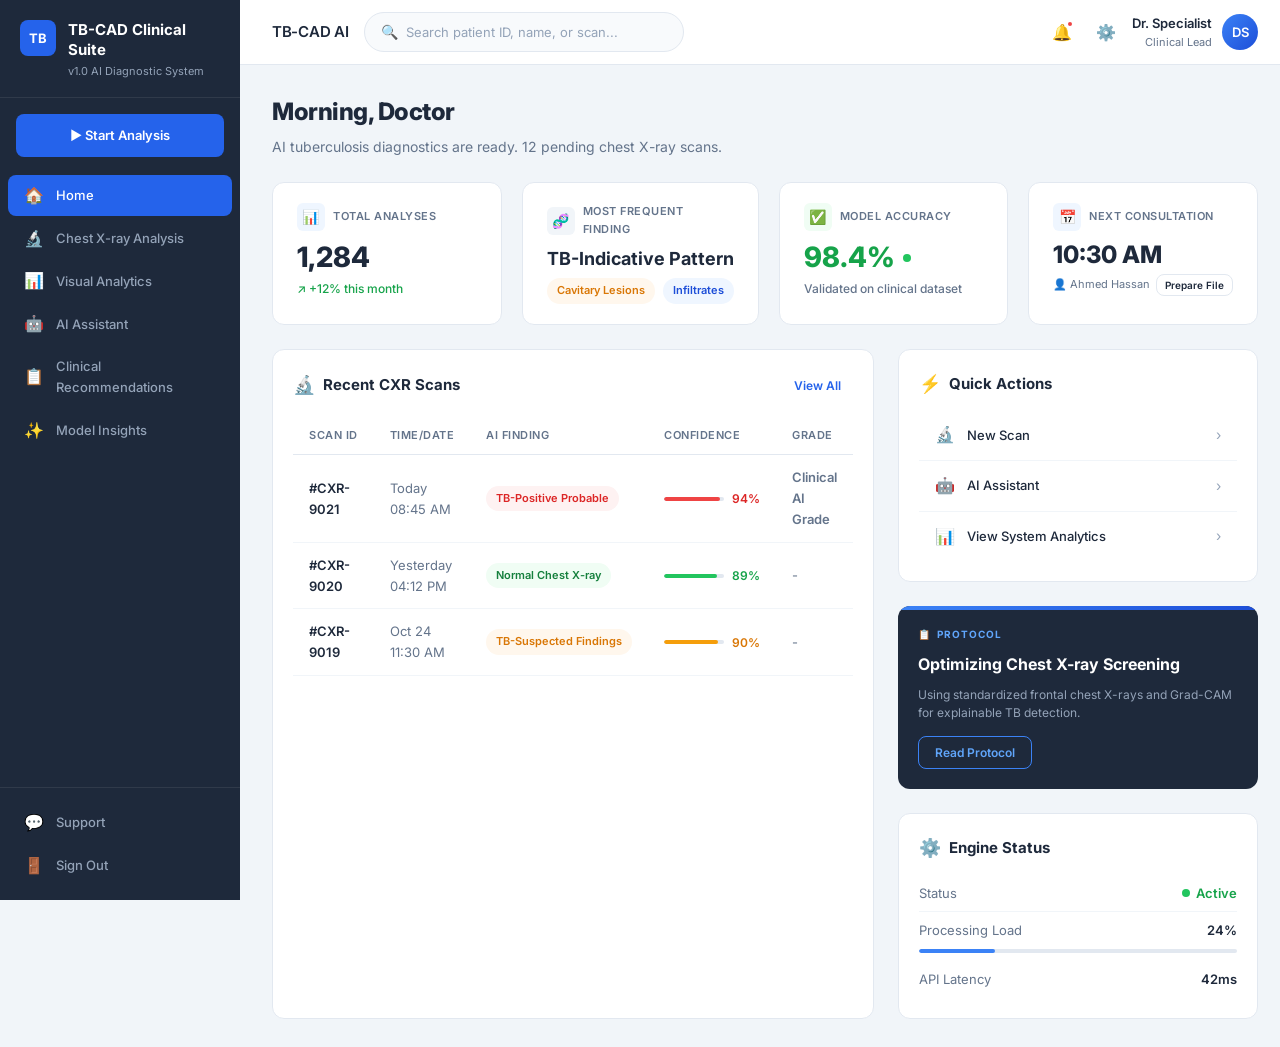
<file: Codes/index.html>
<!DOCTYPE html>
<html lang="en">
<head>
  <meta charset="UTF-8">
  <meta name="viewport" content="width=device-width, initial-scale=1.0">
  <title>TB-CAD Clinical Suite - Home Dashboard</title>
  <link rel="stylesheet" href="styles.css">
</head>
<body>
  <div class="app-layout">
    <!-- Sidebar -->
    <aside class="sidebar">
      <div class="sidebar-brand">
        <div class="sidebar-brand-icon">TB</div>
        <div class="sidebar-brand-text">
          <h1>TB-CAD Clinical Suite</h1>
          <span>v1.0 AI Diagnostic System</span>
        </div>
      </div>
      <div class="sidebar-cta">
        <a href="chest-xray.html" class="btn-start-analysis">▶ Start Analysis</a>
      </div>
      <nav class="sidebar-nav">
        <a href="index.html" class="nav-item active"><span class="nav-icon">🏠</span> Home</a>
        <a href="chest-xray.html" class="nav-item"><span class="nav-icon">🔬</span> Chest X-ray Analysis</a>
        <a href="visual-analytics.html" class="nav-item"><span class="nav-icon">📊</span> Visual Analytics</a>
        <a href="ai-assistant.html" class="nav-item"><span class="nav-icon">🤖</span> AI Assistant</a>
        <a href="clinical-recommendations.html" class="nav-item"><span class="nav-icon">📋</span> Clinical Recommendations</a>
        <a href="model-insights.html" class="nav-item"><span class="nav-icon">✨</span> Model Insights</a>
      </nav>
      <div class="sidebar-bottom">
        <a href="#" class="nav-item"><span class="nav-icon">💬</span> Support</a>
        <a href="#" class="nav-item"><span class="nav-icon">🚪</span> Sign Out</a>
      </div>
    </aside>

    <!-- Main Wrapper -->
    <div class="main-wrapper">
      <!-- Top Bar -->
      <header class="topbar">
        <div class="topbar-left">
          <span class="topbar-brand-label">TB-CAD AI</span>
          <div class="search-box">
            <span class="search-icon">🔍</span>
            <input type="text" placeholder="Search patient ID, name, or scan...">
          </div>
        </div>
        <div class="topbar-right">
          <button class="topbar-icon-btn">🔔<span class="notification-dot"></span></button>
          <button class="topbar-icon-btn">⚙️</button>
          <div class="user-info">
            <div class="user-info-text">
              <div class="user-name">Dr. Specialist</div>
              <div class="user-role">Clinical Lead</div>
            </div>
            <div class="user-avatar">DS</div>
          </div>
        </div>
      </header>

      <!-- Main Content -->
      <main class="main-content">
        <!-- Page Header -->
        <div class="page-header">
          <h1>Morning, Doctor</h1>
          <p class="page-subtitle">AI tuberculosis diagnostics are ready. 12 pending chest X-ray scans.</p>
        </div>

        <!-- Stats Overview Row -->
        <div class="grid-4 mb-24">
          <!-- Total Analyses -->
          <div class="stat-card animate-fade-in">
            <div class="stat-label">
              <span class="stat-icon" style="background: var(--blue-50); color: var(--blue-600);">📊</span>
              Total Analyses
            </div>
            <div class="stat-value">1,284</div>
            <div class="stat-change positive">↗ +12% this month</div>
          </div>

          <!-- Most Frequent Finding -->
          <div class="stat-card animate-fade-in animate-fade-in-delay-1">
            <div class="stat-label">
              <span class="stat-icon" style="background: var(--gray-100); color: var(--gray-600);">🧬</span>
              Most Frequent Finding
            </div>
            <div class="stat-value" style="font-size: 18px; margin: 4px 0 8px; font-weight: 700;">TB-Indicative Pattern</div>
            <div class="flex gap-8">
              <span class="badge badge-orange">Cavitary Lesions</span>
              <span class="badge badge-blue">Infiltrates</span>
            </div>
          </div>

          <!-- Model Accuracy -->
          <div class="stat-card animate-fade-in animate-fade-in-delay-2">
            <div class="stat-label">
              <span class="stat-icon" style="background: var(--green-50); color: var(--green-600);">✅</span>
              Model Accuracy
            </div>
            <div class="stat-value" style="color: var(--green-600); display: flex; align-items: center; gap: 8px;">
              98.4% <span class="status-dot green animate-pulse"></span>
            </div>
            <div class="stat-change" style="color: var(--text-secondary);">Validated on clinical dataset</div>
          </div>

          <!-- Next Consultation -->
          <div class="stat-card animate-fade-in animate-fade-in-delay-3">
            <div class="stat-label">
              <span class="stat-icon" style="background: var(--blue-50); color: var(--blue-600);">📅</span>
              Next Consultation
            </div>
            <div class="stat-value" style="font-size: 24px;">10:30 AM</div>
            <div class="flex justify-between items-center mt-4">
              <span class="text-xs text-muted">👤 Ahmed Hassan</span>
              <button class="btn btn-white btn-sm" style="padding: 4px 8px; font-size: 10px;">Prepare File</button>
            </div>
          </div>
        </div>

        <!-- Sidebar Grid Layout -->
        <div class="grid-sidebar-layout-wide">
          <!-- Left Column (Recent Scans) -->
          <div class="card animate-fade-in-delay-2">
            <div class="card-header">
              <h2 class="card-title"><span class="card-icon">🔬</span> Recent CXR Scans</h2>
              <a href="#" class="btn btn-ghost btn-sm" style="color: var(--blue-600);">View All</a>
            </div>
            <div class="table-container">
              <table>
                <thead>
                  <tr>
                    <th>Scan ID</th>
                    <th>Time/Date</th>
                    <th>AI Finding</th>
                    <th>Confidence</th>
                    <th>Grade</th>
                  </tr>
                </thead>
                <tbody>
                  <tr>
                    <td class="font-semibold">#CXR-9021</td>
                    <td class="text-muted">Today 08:45 AM</td>
                    <td><span class="badge badge-red">TB-Positive Probable</span></td>
                    <td>
                      <div class="confidence-bar">
                        <div class="bar"><div class="bar-fill" style="width: 94%; background: var(--red-500);"></div></div>
                        <span class="value" style="color: var(--red-600);">94%</span>
                      </div>
                    </td>
                    <td class="text-muted font-semibold">Clinical AI Grade</td>
                  </tr>
                  <tr>
                    <td class="font-semibold">#CXR-9020</td>
                    <td class="text-muted">Yesterday 04:12 PM</td>
                    <td><span class="badge badge-green">Normal Chest X-ray</span></td>
                    <td>
                      <div class="confidence-bar">
                        <div class="bar"><div class="bar-fill" style="width: 89%; background: var(--green-500);"></div></div>
                        <span class="value" style="color: var(--green-600);">89%</span>
                      </div>
                    </td>
                    <td class="text-muted">-</td>
                  </tr>
                  <tr>
                    <td class="font-semibold">#CXR-9019</td>
                    <td class="text-muted">Oct 24 11:30 AM</td>
                    <td><span class="badge badge-orange">TB-Suspected Findings</span></td>
                    <td>
                      <div class="confidence-bar">
                        <div class="bar"><div class="bar-fill" style="width: 90%; background: var(--orange-500);"></div></div>
                        <span class="value" style="color: var(--orange-600);">90%</span>
                      </div>
                    </td>
                    <td class="text-muted">-</td>
                  </tr>
                </tbody>
              </table>
            </div>
          </div>

          <!-- Right Column (Quick Actions & Status) -->
          <div class="flex flex-col gap-24">
            <!-- Quick Actions -->
            <div class="card animate-fade-in-delay-3">
              <div class="card-header" style="margin-bottom: 12px;">
                <h2 class="card-title"><span class="card-icon">⚡</span> Quick Actions</h2>
              </div>
              <div class="quick-action-items">
                <a href="chest-xray.html" class="quick-action-item">
                  <div class="qa-left">
                    <span class="qa-icon">🔬</span>
                    <span class="qa-text">New Scan</span>
                  </div>
                  <span class="qa-arrow">›</span>
                </a>
                <a href="ai-assistant.html" class="quick-action-item">
                  <div class="qa-left">
                    <span class="qa-icon">🤖</span>
                    <span class="qa-text">AI Assistant</span>
                  </div>
                  <span class="qa-arrow">›</span>
                </a>
                <a href="visual-analytics.html" class="quick-action-item">
                  <div class="qa-left">
                    <span class="qa-icon">📊</span>
                    <span class="qa-text">View System Analytics</span>
                  </div>
                  <span class="qa-arrow">›</span>
                </a>
              </div>
            </div>

            <!-- Protocol Card -->
            <div class="protocol-card animate-fade-in-delay-4">
              <div class="protocol-label">
                <span>📋</span> Protocol
              </div>
              <h3>Optimizing Chest X-ray Screening</h3>
              <p>Using standardized frontal chest X-rays and Grad-CAM for explainable TB detection.</p>
              <button class="btn-protocol">Read Protocol</button>
            </div>

            <!-- Engine Status -->
            <div class="card engine-status animate-fade-in-delay-4">
              <div class="card-header" style="margin-bottom: 12px;">
                <h2 class="card-title"><span class="card-icon">⚙️</span> Engine Status</h2>
              </div>
              <div class="es-row">
                <span class="es-label">Status</span>
                <span class="es-value" style="color: var(--green-600);"><span class="status-dot green animate-pulse"></span> Active</span>
              </div>
              <div class="es-row">
                <span class="es-label">Processing Load</span>
                <span class="es-value">24%</span>
              </div>
              <div class="progress-bar mb-8" style="height: 4px;">
                <div class="progress-fill blue" style="width: 24%;"></div>
              </div>
              <div class="es-row">
                <span class="es-label">API Latency</span>
                <span class="es-value">42ms</span>
              </div>
            </div>
          </div>
        </div>
      </main>
    </div>
  </div>
</body>
</html>
</file>
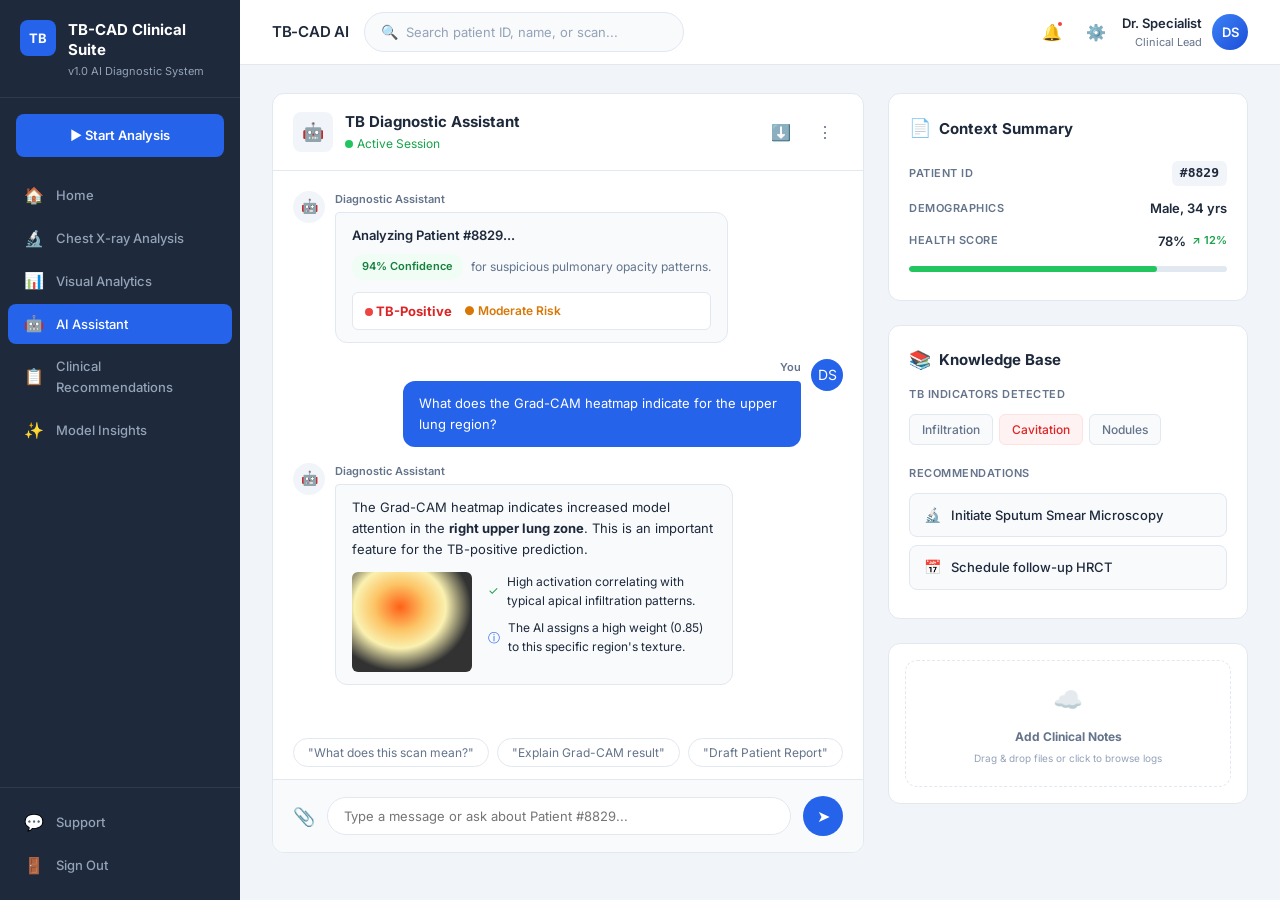
<file: Codes/ai-assistant.html>
<!DOCTYPE html>
<html lang="en">
<head>
  <meta charset="UTF-8">
  <meta name="viewport" content="width=device-width, initial-scale=1.0">
  <title>TB-CAD Clinical Suite - AI Assistant</title>
  <link rel="stylesheet" href="styles.css">
</head>
<body>
  <div class="app-layout">
    <!-- Sidebar -->
    <aside class="sidebar">
      <div class="sidebar-brand">
        <div class="sidebar-brand-icon">TB</div>
        <div class="sidebar-brand-text">
          <h1>TB-CAD Clinical Suite</h1>
          <span>v1.0 AI Diagnostic System</span>
        </div>
      </div>
      <div class="sidebar-cta">
        <a href="chest-xray.html" class="btn-start-analysis">▶ Start Analysis</a>
      </div>
      <nav class="sidebar-nav">
        <a href="index.html" class="nav-item"><span class="nav-icon">🏠</span> Home</a>
        <a href="chest-xray.html" class="nav-item"><span class="nav-icon">🔬</span> Chest X-ray Analysis</a>
        <a href="visual-analytics.html" class="nav-item"><span class="nav-icon">📊</span> Visual Analytics</a>
        <a href="ai-assistant.html" class="nav-item active"><span class="nav-icon">🤖</span> AI Assistant</a>
        <a href="clinical-recommendations.html" class="nav-item"><span class="nav-icon">📋</span> Clinical Recommendations</a>
        <a href="model-insights.html" class="nav-item"><span class="nav-icon">✨</span> Model Insights</a>
      </nav>
      <div class="sidebar-bottom">
        <a href="#" class="nav-item"><span class="nav-icon">💬</span> Support</a>
        <a href="#" class="nav-item"><span class="nav-icon">🚪</span> Sign Out</a>
      </div>
    </aside>

    <!-- Main Wrapper -->
    <div class="main-wrapper">
      <!-- Top Bar -->
      <header class="topbar">
        <div class="topbar-left">
          <span class="topbar-brand-label">TB-CAD AI</span>
          <div class="search-box">
            <span class="search-icon">🔍</span>
            <input type="text" placeholder="Search patient ID, name, or scan...">
          </div>
        </div>
        <div class="topbar-right">
          <button class="topbar-icon-btn">🔔<span class="notification-dot"></span></button>
          <button class="topbar-icon-btn">⚙️</button>
          <div class="user-info">
            <div class="user-info-text">
              <div class="user-name">Dr. Specialist</div>
              <div class="user-role">Clinical Lead</div>
            </div>
            <div class="user-avatar">DS</div>
          </div>
        </div>
      </header>

      <!-- Main Content -->
      <main class="main-content">
        <!-- Workbench Layout (Grid) -->
        <div class="grid-sidebar-layout-wide">
          <!-- Main Chat Container -->
          <div class="chat-container animate-fade-in">
            <!-- Chat Header -->
            <div class="chat-header">
              <div class="chat-header-left">
                <div class="chat-avatar">🤖</div>
                <div class="chat-header-info">
                  <h3>TB Diagnostic Assistant</h3>
                  <div class="status"><span class="status-dot green"></span> Active Session</div>
                </div>
              </div>
              <div class="flex gap-8">
                <button class="topbar-icon-btn" title="Download Transcript">⬇️</button>
                <button class="topbar-icon-btn" title="Options">⋮</button>
              </div>
            </div>

            <!-- Chat Messages -->
            <div class="chat-messages">
              <!-- Message 1: Bot -->
              <div class="chat-message bot">
                <div class="message-avatar">🤖</div>
                <div class="flex flex-col">
                  <span class="message-sender">Diagnostic Assistant</span>
                  <div class="message-bubble">
                    <p style="font-weight: 600; margin-bottom: 8px;">Analyzing Patient #8829...</p>
                    <div class="flex items-center gap-8 mb-12">
                      <span class="badge badge-green">94% Confidence</span>
                      <span style="font-size: 12px; color: var(--text-secondary);">for suspicious pulmonary opacity patterns.</span>
                    </div>
                    <div class="flex items-center gap-12" style="background: white; border: 1px solid var(--border-color); border-radius: var(--border-radius-xs); padding: 8px 12px;">
                      <span style="font-size: 13px; font-weight: 700; color: var(--red-600);"><span class="status-dot red"></span> TB-Positive</span>
                      <span style="font-size: 12px; color: var(--orange-600); font-weight: 600;">● Moderate Risk</span>
                    </div>
                  </div>
                </div>
              </div>

              <!-- Message 2: User -->
              <div class="chat-message user">
                <div class="message-avatar">DS</div>
                <div class="flex flex-col">
                  <span class="message-sender text-right">You</span>
                  <div class="message-bubble">
                    What does the Grad-CAM heatmap indicate for the upper lung region?
                  </div>
                </div>
              </div>

              <!-- Message 3: Bot -->
              <div class="chat-message bot">
                <div class="message-avatar">🤖</div>
                <div class="flex flex-col">
                  <span class="message-sender">Diagnostic Assistant</span>
                  <div class="message-bubble" style="max-width: 520px;">
                    <p style="margin-bottom: 12px;">The Grad-CAM heatmap indicates increased model attention in the <strong>right upper lung zone</strong>. This is an important feature for the TB-positive prediction.</p>
                    
                    <!-- Nested Heatmap Content Info -->
                    <div class="flex gap-16" style="margin-top: 12px; align-items: start;">
                      <!-- Heatmap Gradient Thumbnail -->
                      <div class="heatmap-image" style="width: 120px; height: 100px; border-radius: var(--border-radius-xs); flex-shrink: 0;"></div>
                      
                      <div class="flex flex-col gap-8">
                        <div class="flex gap-8 items-center" style="font-size: 12px;">
                          <span style="color: var(--green-600);">✓</span>
                          <span>High activation correlating with typical apical infiltration patterns.</span>
                        </div>
                        <div class="flex gap-8 items-center" style="font-size: 12px;">
                          <span style="color: var(--blue-600);">ⓘ</span>
                          <span>The AI assigns a high weight (0.85) to this specific region's texture.</span>
                        </div>
                      </div>
                    </div>
                  </div>
                </div>
              </div>
            </div>

            <!-- Suggestions -->
            <div class="chat-suggestions">
              <button class="suggestion-chip">"What does this scan mean?"</button>
              <button class="suggestion-chip">"Explain Grad-CAM result"</button>
              <button class="suggestion-chip">"Draft Patient Report"</button>
            </div>

            <!-- Input Bar -->
            <div class="chat-input">
              <button class="btn-attach" title="Attach Logs">📎</button>
              <input type="text" placeholder="Type a message or ask about Patient #8829...">
              <button class="btn-send">➤</button>
            </div>
          </div>

          <!-- Right Sidebar Content -->
          <div class="flex flex-col gap-24">
            <!-- Context Summary -->
            <div class="card context-panel animate-fade-in animate-fade-in-delay-1">
              <div class="card-header" style="margin-bottom: 12px;">
                <h2 class="card-title"><span class="card-icon">📄</span> Context Summary</h2>
              </div>
              <div class="cp-row">
                <span class="cp-label">PATIENT ID</span>
                <span class="cp-value" style="background: var(--gray-100); padding: 2px 8px; border-radius: var(--border-radius-xs); font-family: monospace;">#8829</span>
              </div>
              <div class="cp-row">
                <span class="cp-label">Demographics</span>
                <span class="cp-value">Male, 34 yrs</span>
              </div>
              <div class="cp-row" style="margin-bottom: 8px;">
                <span class="cp-label">Health Score</span>
                <span class="cp-value" style="display: flex; align-items: center; gap: 6px;">78% <span style="color: var(--green-600); font-size: 11px;">↗ 12%</span></span>
              </div>
              <div class="progress-bar mb-8">
                <div class="progress-fill green" style="width: 78%;"></div>
              </div>
            </div>

            <!-- Knowledge Base Recommendations -->
            <div class="card animate-fade-in animate-fade-in-delay-2">
              <div class="card-header" style="margin-bottom: 12px;">
                <h2 class="card-title"><span class="card-icon">📚</span> Knowledge Base</h2>
              </div>
              
              <!-- Detected features -->
              <div class="kb-section">
                <h4>TB INDICATORS DETECTED</h4>
                <div class="kb-tags">
                  <span class="tag">Infiltration</span>
                  <span class="tag tag-red">Cavitation</span>
                  <span class="tag">Nodules</span>
                </div>
              </div>

              <!-- Recommendation links -->
              <div class="kb-section" style="margin-bottom: 0;">
                <h4>RECOMMENDATIONS</h4>
                <div class="kb-recommendation">
                  <span class="kb-rec-icon">🔬</span>
                  <span>Initiate Sputum Smear Microscopy</span>
                </div>
                <div class="kb-recommendation">
                  <span class="kb-rec-icon">📅</span>
                  <span>Schedule follow-up HRCT</span>
                </div>
              </div>
            </div>

            <!-- Drag & Drop Notes -->
            <div class="card animate-fade-in animate-fade-in-delay-3" style="padding: 16px;">
              <div class="dropzone" style="padding: 20px; border-style: dashed; border-width: 1.5px;">
                <div class="dropzone-icon" style="font-size: 24px;">☁️</div>
                <div class="dropzone-text" style="font-size: 12px; font-weight: 700; margin-bottom: 4px;">Add Clinical Notes</div>
                <div class="dropzone-hint" style="font-size: 10px;">Drag & drop files or click to browse logs</div>
              </div>
            </div>
          </div>
        </div>
      </main>
    </div>
  </div>
</body>
</html>
</file>
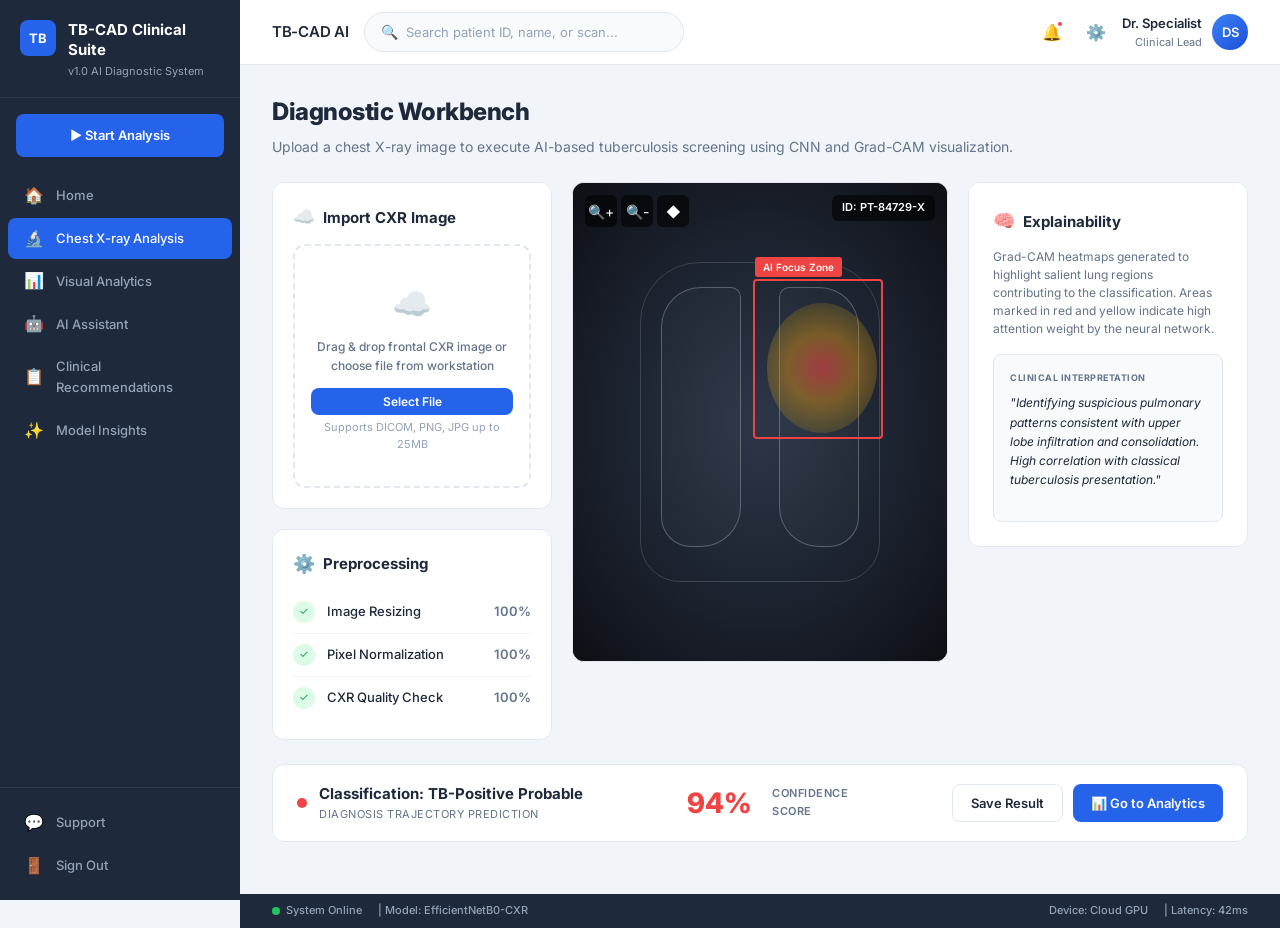
<file: Codes/chest-xray.html>
<!DOCTYPE html>
<html lang="en">
<head>
  <meta charset="UTF-8">
  <meta name="viewport" content="width=device-width, initial-scale=1.0">
  <title>TB-CAD Clinical Suite - Diagnostic Workbench</title>
  <link rel="stylesheet" href="styles.css">
  <style>
    .workbench-grid {
      display: grid;
      grid-template-columns: 280px 1fr 280px;
      gap: 20px;
      align-items: start;
    }
    @media (max-width: 1200px) {
      .workbench-grid {
        grid-template-columns: 1fr;
      }
    }
  </style>
</head>
<body>
  <div class="app-layout">
    <!-- Sidebar -->
    <aside class="sidebar">
      <div class="sidebar-brand">
        <div class="sidebar-brand-icon">TB</div>
        <div class="sidebar-brand-text">
          <h1>TB-CAD Clinical Suite</h1>
          <span>v1.0 AI Diagnostic System</span>
        </div>
      </div>
      <div class="sidebar-cta">
        <a href="chest-xray.html" class="btn-start-analysis">▶ Start Analysis</a>
      </div>
      <nav class="sidebar-nav">
        <a href="index.html" class="nav-item"><span class="nav-icon">🏠</span> Home</a>
        <a href="chest-xray.html" class="nav-item active"><span class="nav-icon">🔬</span> Chest X-ray Analysis</a>
        <a href="visual-analytics.html" class="nav-item"><span class="nav-icon">📊</span> Visual Analytics</a>
        <a href="ai-assistant.html" class="nav-item"><span class="nav-icon">🤖</span> AI Assistant</a>
        <a href="clinical-recommendations.html" class="nav-item"><span class="nav-icon">📋</span> Clinical Recommendations</a>
        <a href="model-insights.html" class="nav-item"><span class="nav-icon">✨</span> Model Insights</a>
      </nav>
      <div class="sidebar-bottom">
        <a href="#" class="nav-item"><span class="nav-icon">💬</span> Support</a>
        <a href="#" class="nav-item"><span class="nav-icon">🚪</span> Sign Out</a>
      </div>
    </aside>

    <!-- Main Wrapper -->
    <div class="main-wrapper">
      <!-- Top Bar -->
      <header class="topbar">
        <div class="topbar-left">
          <span class="topbar-brand-label">TB-CAD AI</span>
          <div class="search-box">
            <span class="search-icon">🔍</span>
            <input type="text" placeholder="Search patient ID, name, or scan...">
          </div>
        </div>
        <div class="topbar-right">
          <button class="topbar-icon-btn">🔔<span class="notification-dot"></span></button>
          <button class="topbar-icon-btn">⚙️</button>
          <div class="user-info">
            <div class="user-info-text">
              <div class="user-name">Dr. Specialist</div>
              <div class="user-role">Clinical Lead</div>
            </div>
            <div class="user-avatar">DS</div>
          </div>
        </div>
      </header>

      <!-- Main Content -->
      <main class="main-content">
        <!-- Page Header -->
        <div class="page-header">
          <h1>Diagnostic Workbench</h1>
          <p class="page-subtitle">Upload a chest X-ray image to execute AI-based tuberculosis screening using CNN and Grad-CAM visualization.</p>
        </div>

        <!-- Workbench Grid -->
        <div class="workbench-grid mb-24">
          <!-- Left Column -->
          <div class="flex flex-col gap-20">
            <!-- Import Chest X-ray Image -->
            <div class="card animate-fade-in">
              <div class="card-header" style="margin-bottom: 12px;">
                <h2 class="card-title"><span class="card-icon">☁️</span> Import CXR Image</h2>
              </div>
              <div class="dropzone" style="padding: 32px 16px;">
                <div class="dropzone-icon">☁️</div>
                <div class="dropzone-text" style="font-weight: 500; font-size: 12px; margin-bottom: 12px;">Drag & drop frontal CXR image or choose file from workstation</div>
                <button class="btn btn-primary btn-sm w-full">Select File</button>
                <div class="dropzone-hint">Supports DICOM, PNG, JPG up to 25MB</div>
              </div>
            </div>

            <!-- Preprocessing Pipeline -->
            <div class="card animate-fade-in animate-fade-in-delay-1">
              <div class="card-header" style="margin-bottom: 12px;">
                <h2 class="card-title"><span class="card-icon">⚙️</span> Preprocessing</h2>
              </div>
              <div class="pipeline-step">
                <span class="step-check">✓</span>
                <span class="step-name">Image Resizing</span>
                <span class="step-value">100%</span>
              </div>
              <div class="pipeline-step">
                <span class="step-check">✓</span>
                <span class="step-name">Pixel Normalization</span>
                <span class="step-value">100%</span>
              </div>
              <div class="pipeline-step">
                <span class="step-check">✓</span>
                <span class="step-name">CXR Quality Check</span>
                <span class="step-value">100%</span>
              </div>
            </div>
          </div>

          <!-- Center Column (Viewer) -->
          <div class="card xray-viewer animate-fade-in animate-fade-in-delay-1" style="padding: 0; min-height: 480px; position: relative;">
            <div class="viewer-toolbar">
              <button title="Zoom In">🔍+</button>
              <button title="Zoom Out">🔍-</button>
              <button title="Toggle Overlays">◆</button>
            </div>
            <div class="patient-id-tag">ID: PT-84729-X</div>
            
            <!-- Simulated X-Ray Gradient Background with overlay -->
            <div style="width: 100%; height: 100%; position: absolute; top: 0; left: 0; background: radial-gradient(ellipse at center, #2d3748 0%, #1a202c 60%, #0d0f14 100%); display: flex; align-items: center; justify-content: center; z-index: 1;">
              <!-- Lung sketch representation using css border curves -->
              <div class="animate-pulse" style="width: 240px; height: 320px; border: 1.5px solid rgba(255, 255, 255, 0.15); border-radius: 60px 60px 40px 40px; display: flex; justify-content: space-between; padding: 24px 20px;">
                <div style="width: 80px; height: 260px; border: 1.5px solid rgba(255, 255, 255, 0.25); border-radius: 40px 10px 40px 30px; background: rgba(255,255,255,0.02);"></div>
                <div style="width: 80px; height: 260px; border: 1.5px solid rgba(255, 255, 255, 0.25); border-radius: 10px 40px 30px 40px; background: rgba(255,255,255,0.02);"></div>
              </div>
            </div>

            <!-- Heatmap Grad-CAM overlay -->
            <div class="animate-pulse" style="position: absolute; top: 25%; left: 52%; width: 110px; height: 130px; background: radial-gradient(circle, rgba(239, 68, 68, 0.6) 0%, rgba(245, 158, 11, 0.4) 40%, rgba(234, 179, 8, 0.2) 70%, transparent 100%); border-radius: 50%; z-index: 2;"></div>

            <!-- AI Focus Zone Box -->
            <div class="ai-focus-zone" style="top: 20%; left: 48%; width: 130px; height: 160px; z-index: 3;">
              <span class="focus-label">AI Focus Zone</span>
            </div>
          </div>

          <!-- Right Column -->
          <div class="flex flex-col gap-20">
            <!-- Explainability -->
            <div class="explain-panel card animate-fade-in animate-fade-in-delay-2" style="height: 100%; display: flex; flex-direction: column;">
              <h3 class="card-title" style="font-size: 15px; margin-bottom: 12px;"><span class="card-icon">🧠</span> Explainability</h3>
              <p style="font-size: 12px; line-height: 1.5; color: var(--text-secondary); margin-bottom: 16px;">
                Grad-CAM heatmaps generated to highlight salient lung regions contributing to the classification. Areas marked in red and yellow indicate high attention weight by the neural network.
              </p>
              <div class="clinical-interpretation" style="flex: 1; background: var(--gray-50); border: 1px solid var(--border-color); border-radius: var(--border-radius-sm); padding: 16px;">
                <h4 style="font-size: 9px; font-weight: 700; color: var(--text-secondary); letter-spacing: 0.5px; margin-bottom: 8px;">CLINICAL INTERPRETATION</h4>
                <p style="font-size: 12px; color: var(--text-primary); font-style: italic; line-height: 1.6;">
                  "Identifying suspicious pulmonary patterns consistent with upper lobe infiltration and consolidation. High correlation with classical tuberculosis presentation."
                </p>
              </div>
            </div>
          </div>
        </div>

        <!-- Classification Result Bar -->
        <div class="classification-bar mb-24 animate-fade-in-delay-3">
          <div class="classification-result">
            <span class="status-dot red animate-pulse" style="width: 10px; height: 10px;"></span>
            <div>
              <div class="result-text">Classification: TB-Positive Probable</div>
              <div class="confidence-label">Diagnosis Trajectory Prediction</div>
            </div>
          </div>
          <div class="classification-result">
            <div class="confidence-score">94%</div>
            <div class="confidence-label" style="margin-left: 8px; font-weight: 600;">Confidence<br>Score</div>
          </div>
          <div class="classification-actions">
            <button class="btn btn-white">Save Result</button>
            <a href="visual-analytics.html" class="btn btn-primary">📊 Go to Analytics</a>
          </div>
        </div>
      </main>

      <!-- Status Bar Footer -->
      <footer class="status-bar">
        <div class="status-left">
          <div class="status-item"><span class="status-dot green"></span> System Online</div>
          <div class="status-item">| Model: EfficientNetB0-CXR</div>
        </div>
        <div class="status-right">
          <div class="status-item">Device: Cloud GPU</div>
          <div class="status-item">| Latency: 42ms</div>
        </div>
      </footer>
    </div>
  </div>
</body>
</html>
</file>
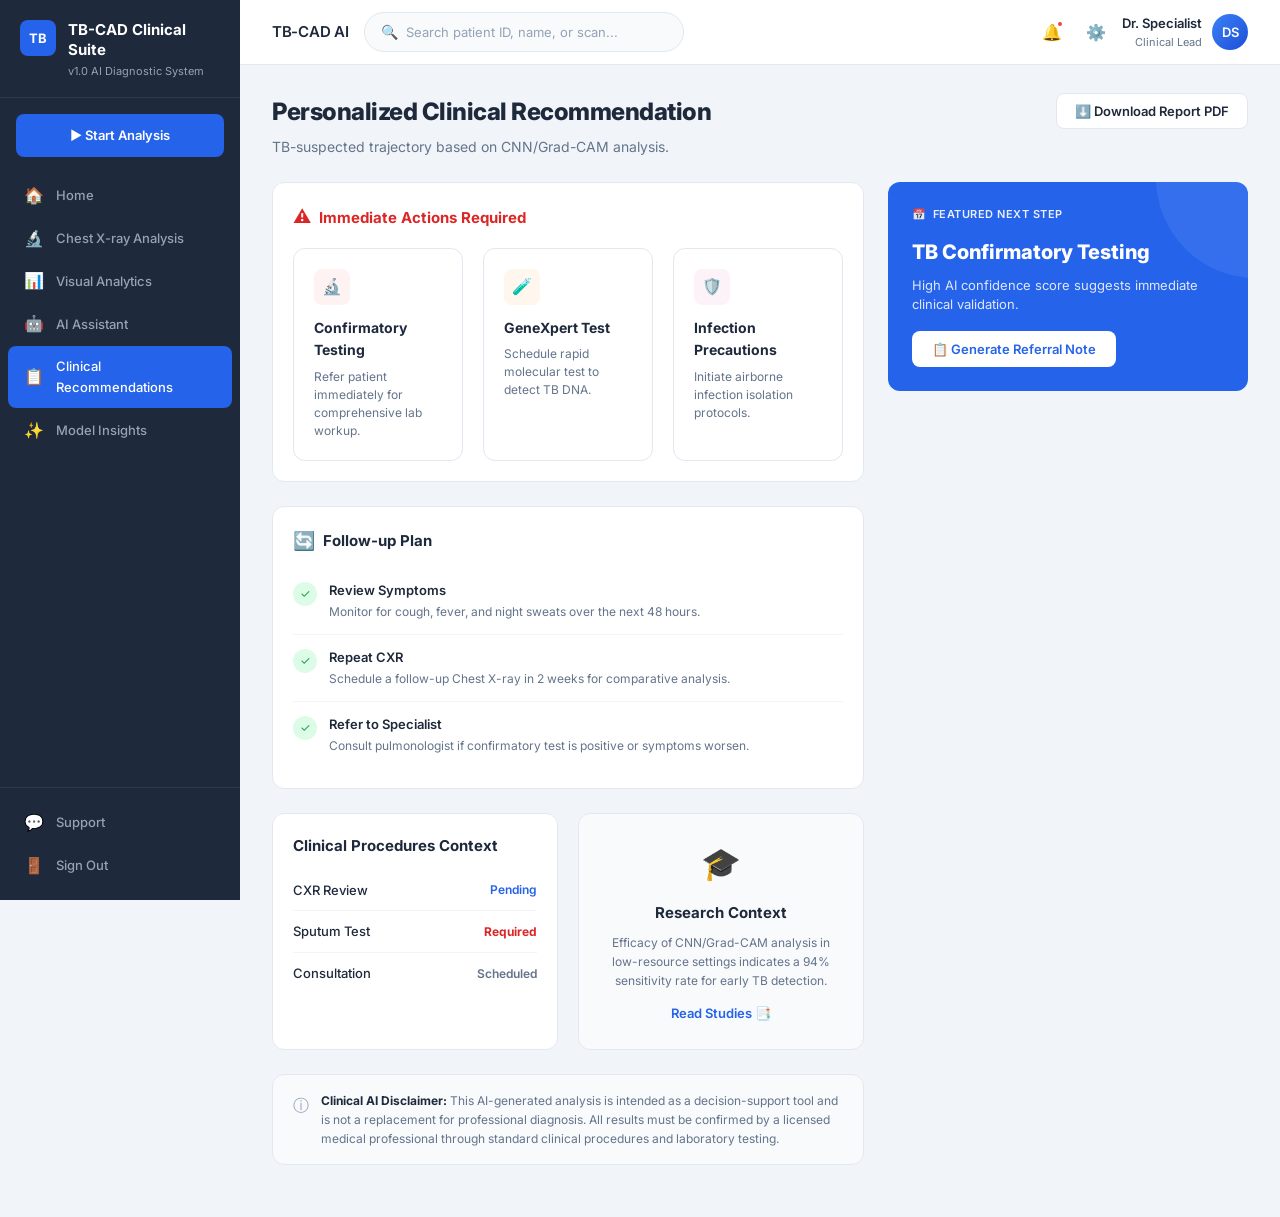
<file: Codes/clinical-recommendations.html>
<!DOCTYPE html>
<html lang="en">
<head>
  <meta charset="UTF-8">
  <meta name="viewport" content="width=device-width, initial-scale=1.0">
  <title>TB-CAD Clinical Suite - Clinical Recommendations</title>
  <link rel="stylesheet" href="styles.css">
</head>
<body>
  <div class="app-layout">
    <!-- Sidebar -->
    <aside class="sidebar">
      <div class="sidebar-brand">
        <div class="sidebar-brand-icon">TB</div>
        <div class="sidebar-brand-text">
          <h1>TB-CAD Clinical Suite</h1>
          <span>v1.0 AI Diagnostic System</span>
        </div>
      </div>
      <div class="sidebar-cta">
        <a href="chest-xray.html" class="btn-start-analysis">▶ Start Analysis</a>
      </div>
      <nav class="sidebar-nav">
        <a href="index.html" class="nav-item"><span class="nav-icon">🏠</span> Home</a>
        <a href="chest-xray.html" class="nav-item"><span class="nav-icon">🔬</span> Chest X-ray Analysis</a>
        <a href="visual-analytics.html" class="nav-item"><span class="nav-icon">📊</span> Visual Analytics</a>
        <a href="ai-assistant.html" class="nav-item"><span class="nav-icon">🤖</span> AI Assistant</a>
        <a href="clinical-recommendations.html" class="nav-item active"><span class="nav-icon">📋</span> Clinical Recommendations</a>
        <a href="model-insights.html" class="nav-item"><span class="nav-icon">✨</span> Model Insights</a>
      </nav>
      <div class="sidebar-bottom">
        <a href="#" class="nav-item"><span class="nav-icon">💬</span> Support</a>
        <a href="#" class="nav-item"><span class="nav-icon">🚪</span> Sign Out</a>
      </div>
    </aside>

    <!-- Main Wrapper -->
    <div class="main-wrapper">
      <!-- Top Bar -->
      <header class="topbar">
        <div class="topbar-left">
          <span class="topbar-brand-label">TB-CAD AI</span>
          <div class="search-box">
            <span class="search-icon">🔍</span>
            <input type="text" placeholder="Search patient ID, name, or scan...">
          </div>
        </div>
        <div class="topbar-right">
          <button class="topbar-icon-btn">🔔<span class="notification-dot"></span></button>
          <button class="topbar-icon-btn">⚙️</button>
          <div class="user-info">
            <div class="user-info-text">
              <div class="user-name">Dr. Specialist</div>
              <div class="user-role">Clinical Lead</div>
            </div>
            <div class="user-avatar">DS</div>
          </div>
        </div>
      </header>

      <!-- Main Content -->
      <main class="main-content">
        <!-- Page Header -->
        <div class="page-header page-header-row">
          <div>
            <h1>Personalized Clinical Recommendation</h1>
            <p class="page-subtitle">TB-suspected trajectory based on CNN/Grad-CAM analysis.</p>
          </div>
          <button class="btn btn-white">⬇️ Download Report PDF</button>
        </div>

        <!-- Layout Grid -->
        <div class="grid-sidebar-layout-wide mb-24">
          <!-- Main Left Column -->
          <div class="flex flex-col gap-24">
            <!-- Immediate Actions Required -->
            <div class="card animate-fade-in">
              <div class="card-header" style="margin-bottom: 16px;">
                <h2 class="card-title" style="color: var(--red-600);"><span class="card-icon" style="color: var(--red-600)">⚠️</span> Immediate Actions Required</h2>
              </div>
              <div class="grid-3">
                <!-- Action 1 -->
                <div class="action-card">
                  <div class="action-icon red">🔬</div>
                  <h4>Confirmatory Testing</h4>
                  <p>Refer patient immediately for comprehensive lab workup.</p>
                </div>
                <!-- Action 2 -->
                <div class="action-card">
                  <div class="action-icon orange">🧪</div>
                  <h4>GeneXpert Test</h4>
                  <p>Schedule rapid molecular test to detect TB DNA.</p>
                </div>
                <!-- Action 3 -->
                <div class="action-card">
                  <div class="action-icon pink">🛡️</div>
                  <h4>Infection Precautions</h4>
                  <p>Initiate airborne infection isolation protocols.</p>
                </div>
              </div>
            </div>

            <!-- Follow-up Plan -->
            <div class="card animate-fade-in animate-fade-in-delay-1">
              <div class="card-header" style="margin-bottom: 12px;">
                <h2 class="card-title"><span class="card-icon">🔄</span> Follow-up Plan</h2>
              </div>
              <div class="checklist">
                <div class="checklist-item">
                  <div class="checklist-icon green">✓</div>
                  <div class="checklist-content">
                    <h4>Review Symptoms</h4>
                    <p>Monitor for cough, fever, and night sweats over the next 48 hours.</p>
                  </div>
                </div>
                <div class="checklist-item">
                  <div class="checklist-icon green">✓</div>
                  <div class="checklist-content">
                    <h4>Repeat CXR</h4>
                    <p>Schedule a follow-up Chest X-ray in 2 weeks for comparative analysis.</p>
                  </div>
                </div>
                <div class="checklist-item">
                  <div class="checklist-icon green">✓</div>
                  <div class="checklist-content">
                    <h4>Refer to Specialist</h4>
                    <p>Consult pulmonologist if confirmatory test is positive or symptoms worsen.</p>
                  </div>
                </div>
              </div>
            </div>

            <!-- Side by Side Bottom Cards -->
            <div class="grid-2">
              <!-- Clinical Procedures Context -->
              <div class="card animate-fade-in animate-fade-in-delay-2">
                <div class="card-header" style="margin-bottom: 12px;">
                  <h2 class="card-title">Clinical Procedures Context</h2>
                </div>
                <div class="procedures-table">
                  <div class="proc-row">
                    <span class="proc-name">CXR Review</span>
                    <span class="proc-status pending">Pending</span>
                  </div>
                  <div class="proc-row">
                    <span class="proc-name">Sputum Test</span>
                    <span class="proc-status required" style="font-weight: 700;">Required</span>
                  </div>
                  <div class="proc-row">
                    <span class="proc-name">Consultation</span>
                    <span class="proc-status scheduled">Scheduled</span>
                  </div>
                </div>
              </div>

              <!-- Research Context -->
              <div class="card research-card animate-fade-in animate-fade-in-delay-2" style="background: var(--gray-50); border: 1px solid var(--border-color);">
                <div class="research-icon">🎓</div>
                <h4>Research Context</h4>
                <p>Efficacy of CNN/Grad-CAM analysis in low-resource settings indicates a 94% sensitivity rate for early TB detection.</p>
                <a href="#" class="read-studies">Read Studies 📑</a>
              </div>
            </div>

            <!-- Disclaimer -->
            <div class="disclaimer animate-fade-in-delay-3">
              <span class="disclaimer-icon">ⓘ</span>
              <p>
                <strong>Clinical AI Disclaimer:</strong> This AI-generated analysis is intended as a decision-support tool and is not a replacement for professional diagnosis. All results must be confirmed by a licensed medical professional through standard clinical procedures and laboratory testing.
              </p>
            </div>
          </div>

          <!-- Featured Next Step Sidebar -->
          <div class="animate-fade-in animate-fade-in-delay-1">
            <div class="featured-card">
              <div class="featured-label">
                <span>📅</span> Featured Next Step
              </div>
              <h3>TB Confirmatory Testing</h3>
              <p>High AI confidence score suggests immediate clinical validation.</p>
              <button class="btn-featured">📋 Generate Referral Note</button>
            </div>
          </div>
        </div>
      </main>
    </div>
  </div>
</body>
</html>
</file>
<file: Codes/styles.css>
/* ========================================
   TB-CAD Clinical Suite — Design System
   ======================================== */

@import url('https://fonts.googleapis.com/css2?family=Inter:wght@300;400;500;600;700;800&display=swap');

/* --- CSS Custom Properties --- */
:root {
  /* Colors */
  --sidebar-bg: #1e293b;
  --sidebar-hover: #334155;
  --sidebar-active: #2563eb;
  --sidebar-text: #94a3b8;
  --sidebar-text-active: #ffffff;

  --bg-primary: #f1f5f9;
  --bg-white: #ffffff;
  --bg-card: #ffffff;

  --blue-50: #eff6ff;
  --blue-100: #dbeafe;
  --blue-500: #3b82f6;
  --blue-600: #2563eb;
  --blue-700: #1d4ed8;
  --blue-800: #1e40af;

  --green-50: #f0fdf4;
  --green-100: #dcfce7;
  --green-500: #22c55e;
  --green-600: #16a34a;
  --green-700: #15803d;

  --red-50: #fef2f2;
  --red-100: #fee2e2;
  --red-500: #ef4444;
  --red-600: #dc2626;

  --orange-50: #fff7ed;
  --orange-500: #f59e0b;
  --orange-600: #d97706;

  --yellow-500: #eab308;

  --gray-50: #f8fafc;
  --gray-100: #f1f5f9;
  --gray-200: #e2e8f0;
  --gray-300: #cbd5e1;
  --gray-400: #94a3b8;
  --gray-500: #64748b;
  --gray-600: #475569;
  --gray-700: #334155;
  --gray-800: #1e293b;
  --gray-900: #0f172a;

  --text-primary: #1e293b;
  --text-secondary: #64748b;
  --text-muted: #94a3b8;
  --text-white: #ffffff;

  --border-color: #e2e8f0;
  --border-radius: 12px;
  --border-radius-sm: 8px;
  --border-radius-xs: 6px;
  --border-radius-full: 9999px;

  --shadow-sm: 0 1px 2px rgba(0, 0, 0, 0.05);
  --shadow-md: 0 4px 6px -1px rgba(0, 0, 0, 0.07), 0 2px 4px -2px rgba(0, 0, 0, 0.05);
  --shadow-lg: 0 10px 15px -3px rgba(0, 0, 0, 0.08), 0 4px 6px -4px rgba(0, 0, 0, 0.05);
  --shadow-xl: 0 20px 25px -5px rgba(0, 0, 0, 0.1), 0 8px 10px -6px rgba(0, 0, 0, 0.05);

  --transition: all 0.2s ease;
  --transition-slow: all 0.3s ease;
}

/* --- Reset & Base --- */
*, *::before, *::after {
  box-sizing: border-box;
  margin: 0;
  padding: 0;
}

html {
  font-size: 14px;
  scroll-behavior: smooth;
}

body {
  font-family: 'Inter', -apple-system, BlinkMacSystemFont, sans-serif;
  color: var(--text-primary);
  background: var(--bg-primary);
  line-height: 1.6;
  -webkit-font-smoothing: antialiased;
  -moz-osx-font-smoothing: grayscale;
}

a {
  text-decoration: none;
  color: inherit;
}

img {
  max-width: 100%;
  display: block;
}

ul, ol {
  list-style: none;
}

button {
  cursor: pointer;
  border: none;
  background: none;
  font-family: inherit;
}

input, textarea {
  font-family: inherit;
  border: none;
  outline: none;
}

/* --- Layout --- */
.app-layout {
  display: flex;
  min-height: 100vh;
}

.main-wrapper {
  flex: 1;
  margin-left: 240px;
  display: flex;
  flex-direction: column;
  min-height: 100vh;
}

.main-content {
  flex: 1;
  padding: 28px 32px;
  background: var(--bg-primary);
}

/* --- Sidebar --- */
.sidebar {
  width: 240px;
  background: var(--sidebar-bg);
  position: fixed;
  top: 0;
  left: 0;
  bottom: 0;
  display: flex;
  flex-direction: column;
  z-index: 100;
  overflow-y: auto;
}

.sidebar-brand {
  padding: 20px 20px 16px;
  display: flex;
  align-items: flex-start;
  gap: 12px;
  border-bottom: 1px solid rgba(255,255,255,0.08);
}

.sidebar-brand-icon {
  width: 36px;
  height: 36px;
  background: var(--blue-600);
  border-radius: var(--border-radius-sm);
  display: flex;
  align-items: center;
  justify-content: center;
  color: white;
  font-weight: 700;
  font-size: 13px;
  flex-shrink: 0;
}

.sidebar-brand-text h1 {
  font-size: 15px;
  font-weight: 700;
  color: var(--text-white);
  line-height: 1.3;
}

.sidebar-brand-text span {
  font-size: 11px;
  color: var(--sidebar-text);
  font-weight: 400;
}

.sidebar-cta {
  padding: 16px 16px 8px;
}

.btn-start-analysis {
  display: flex;
  align-items: center;
  justify-content: center;
  gap: 8px;
  width: 100%;
  padding: 11px 16px;
  background: var(--blue-600);
  color: white;
  border-radius: var(--border-radius-sm);
  font-weight: 600;
  font-size: 13px;
  transition: var(--transition);
  border: none;
  cursor: pointer;
}

.btn-start-analysis:hover {
  background: var(--blue-700);
  transform: translateY(-1px);
  box-shadow: 0 4px 12px rgba(37, 99, 235, 0.4);
}

.sidebar-nav {
  padding: 8px 0;
  flex: 1;
}

.nav-item {
  display: flex;
  align-items: center;
  gap: 12px;
  padding: 10px 16px;
  margin: 2px 8px;
  border-radius: var(--border-radius-sm);
  color: var(--sidebar-text);
  font-size: 13px;
  font-weight: 500;
  transition: var(--transition);
  cursor: pointer;
}

.nav-item:hover {
  background: var(--sidebar-hover);
  color: var(--sidebar-text-active);
}

.nav-item.active {
  background: var(--sidebar-active);
  color: var(--sidebar-text-active);
}

.nav-item .nav-icon {
  width: 20px;
  height: 20px;
  display: flex;
  align-items: center;
  justify-content: center;
  font-size: 16px;
  flex-shrink: 0;
}

.sidebar-bottom {
  padding: 12px 0;
  border-top: 1px solid rgba(255,255,255,0.08);
}

.sidebar-bottom .nav-item {
  color: var(--sidebar-text);
}

/* --- Top Bar --- */
.topbar {
  display: flex;
  align-items: center;
  justify-content: space-between;
  padding: 12px 32px;
  background: var(--bg-white);
  border-bottom: 1px solid var(--border-color);
  position: sticky;
  top: 0;
  z-index: 50;
}

.topbar-left {
  display: flex;
  align-items: center;
  gap: 16px;
}

.topbar-brand-label {
  font-size: 15px;
  font-weight: 600;
  color: var(--text-primary);
  letter-spacing: -0.3px;
}

.search-box {
  display: flex;
  align-items: center;
  gap: 8px;
  background: var(--gray-50);
  border: 1px solid var(--border-color);
  border-radius: var(--border-radius-full);
  padding: 8px 16px;
  width: 320px;
  transition: var(--transition);
}

.search-box:focus-within {
  border-color: var(--blue-500);
  box-shadow: 0 0 0 3px rgba(59, 130, 246, 0.1);
  background: white;
}

.search-box .search-icon {
  color: var(--text-muted);
  font-size: 14px;
}

.search-box input {
  flex: 1;
  background: transparent;
  font-size: 13px;
  color: var(--text-primary);
}

.search-box input::placeholder {
  color: var(--text-muted);
}

.topbar-right {
  display: flex;
  align-items: center;
  gap: 8px;
}

.topbar-icon-btn {
  width: 36px;
  height: 36px;
  display: flex;
  align-items: center;
  justify-content: center;
  border-radius: var(--border-radius-sm);
  color: var(--text-secondary);
  transition: var(--transition);
  position: relative;
  font-size: 16px;
}

.topbar-icon-btn:hover {
  background: var(--gray-100);
  color: var(--text-primary);
}

.topbar-icon-btn .notification-dot {
  position: absolute;
  top: 6px;
  right: 6px;
  width: 8px;
  height: 8px;
  background: var(--red-500);
  border-radius: 50%;
  border: 2px solid white;
}

.user-avatar {
  width: 36px;
  height: 36px;
  border-radius: 50%;
  background: linear-gradient(135deg, var(--blue-500), var(--blue-700));
  display: flex;
  align-items: center;
  justify-content: center;
  color: white;
  font-weight: 600;
  font-size: 13px;
  cursor: pointer;
  transition: var(--transition);
}

.user-avatar:hover {
  box-shadow: 0 0 0 3px rgba(59, 130, 246, 0.2);
}

.user-info {
  display: flex;
  align-items: center;
  gap: 10px;
  cursor: pointer;
}

.user-info-text {
  text-align: right;
}

.user-info-text .user-name {
  font-size: 13px;
  font-weight: 600;
  color: var(--text-primary);
}

.user-info-text .user-role {
  font-size: 11px;
  color: var(--text-secondary);
}

/* --- Cards --- */
.card {
  background: var(--bg-card);
  border-radius: var(--border-radius);
  border: 1px solid var(--border-color);
  padding: 20px;
  transition: var(--transition);
}

.card:hover {
  box-shadow: var(--shadow-md);
}

.card-header {
  display: flex;
  align-items: center;
  justify-content: space-between;
  margin-bottom: 16px;
}

.card-title {
  font-size: 15px;
  font-weight: 700;
  color: var(--text-primary);
  display: flex;
  align-items: center;
  gap: 8px;
}

.card-title .card-icon {
  color: var(--blue-600);
  font-size: 18px;
}

/* --- Stat Cards --- */
.stat-card {
  background: var(--bg-card);
  border-radius: var(--border-radius);
  border: 1px solid var(--border-color);
  padding: 20px 24px;
  transition: var(--transition);
}

.stat-card:hover {
  box-shadow: var(--shadow-md);
  transform: translateY(-2px);
}

.stat-card .stat-label {
  font-size: 11px;
  font-weight: 600;
  color: var(--text-secondary);
  text-transform: uppercase;
  letter-spacing: 0.5px;
  display: flex;
  align-items: center;
  gap: 8px;
  margin-bottom: 10px;
}

.stat-card .stat-label .stat-icon {
  width: 28px;
  height: 28px;
  border-radius: var(--border-radius-xs);
  display: flex;
  align-items: center;
  justify-content: center;
  font-size: 14px;
}

.stat-card .stat-value {
  font-size: 28px;
  font-weight: 800;
  color: var(--text-primary);
  line-height: 1.2;
}

.stat-card .stat-change {
  font-size: 12px;
  font-weight: 500;
  margin-top: 4px;
  display: flex;
  align-items: center;
  gap: 4px;
}

.stat-change.positive { color: var(--green-600); }
.stat-change.negative { color: var(--red-600); }

/* --- Badges & Tags --- */
.badge {
  display: inline-flex;
  align-items: center;
  gap: 4px;
  padding: 4px 10px;
  border-radius: var(--border-radius-full);
  font-size: 11px;
  font-weight: 600;
  white-space: nowrap;
}

.badge-blue { background: var(--blue-50); color: var(--blue-700); }
.badge-green { background: var(--green-50); color: var(--green-700); }
.badge-red { background: var(--red-50); color: var(--red-600); }
.badge-orange { background: var(--orange-50); color: var(--orange-600); }
.badge-gray { background: var(--gray-100); color: var(--gray-600); }

.tag {
  display: inline-flex;
  align-items: center;
  padding: 5px 12px;
  border-radius: var(--border-radius-xs);
  font-size: 12px;
  font-weight: 500;
  border: 1px solid var(--border-color);
  color: var(--text-secondary);
  background: var(--gray-50);
}

.tag-blue { background: var(--blue-50); color: var(--blue-700); border-color: var(--blue-100); }
.tag-red { background: var(--red-50); color: var(--red-600); border-color: var(--red-100); }

/* --- Buttons --- */
.btn {
  display: inline-flex;
  align-items: center;
  justify-content: center;
  gap: 8px;
  padding: 9px 18px;
  border-radius: var(--border-radius-sm);
  font-size: 13px;
  font-weight: 600;
  transition: var(--transition);
  cursor: pointer;
  border: none;
  white-space: nowrap;
}

.btn-primary {
  background: var(--blue-600);
  color: white;
}

.btn-primary:hover {
  background: var(--blue-700);
  transform: translateY(-1px);
  box-shadow: 0 4px 12px rgba(37, 99, 235, 0.3);
}

.btn-white {
  background: white;
  color: var(--text-primary);
  border: 1px solid var(--border-color);
}

.btn-white:hover {
  background: var(--gray-50);
  border-color: var(--gray-300);
}

.btn-outline {
  background: transparent;
  color: var(--blue-600);
  border: 1px solid var(--blue-600);
}

.btn-outline:hover {
  background: var(--blue-50);
}

.btn-ghost {
  background: transparent;
  color: var(--text-secondary);
}

.btn-ghost:hover {
  background: var(--gray-100);
  color: var(--text-primary);
}

.btn-sm {
  padding: 6px 12px;
  font-size: 12px;
}

.btn-lg {
  padding: 12px 24px;
  font-size: 14px;
}

/* --- Tables --- */
.table-container {
  overflow-x: auto;
}

table {
  width: 100%;
  border-collapse: collapse;
}

table th {
  text-align: left;
  padding: 10px 16px;
  font-size: 11px;
  font-weight: 600;
  color: var(--text-secondary);
  text-transform: uppercase;
  letter-spacing: 0.5px;
  border-bottom: 1px solid var(--border-color);
  white-space: nowrap;
}

table td {
  padding: 12px 16px;
  font-size: 13px;
  color: var(--text-primary);
  border-bottom: 1px solid var(--gray-100);
}

table tbody tr {
  transition: var(--transition);
}

table tbody tr:hover {
  background: var(--gray-50);
}

/* --- Progress Bar --- */
.progress-bar {
  width: 100%;
  height: 6px;
  background: var(--gray-200);
  border-radius: var(--border-radius-full);
  overflow: hidden;
}

.progress-bar .progress-fill {
  height: 100%;
  border-radius: var(--border-radius-full);
  transition: width 0.6s ease;
}

.progress-fill.green { background: var(--green-500); }
.progress-fill.blue { background: var(--blue-500); }
.progress-fill.red { background: var(--red-500); }
.progress-fill.orange { background: var(--orange-500); }

/* --- Confidence Bar (inline) --- */
.confidence-bar {
  display: flex;
  align-items: center;
  gap: 8px;
}

.confidence-bar .bar {
  width: 60px;
  height: 4px;
  background: var(--gray-200);
  border-radius: var(--border-radius-full);
  overflow: hidden;
}

.confidence-bar .bar-fill {
  height: 100%;
  border-radius: var(--border-radius-full);
}

.confidence-bar .value {
  font-size: 12px;
  font-weight: 600;
  color: var(--text-secondary);
}

/* --- Status Dot --- */
.status-dot {
  width: 8px;
  height: 8px;
  border-radius: 50%;
  display: inline-block;
}

.status-dot.green { background: var(--green-500); }
.status-dot.red { background: var(--red-500); }
.status-dot.orange { background: var(--orange-500); }
.status-dot.blue { background: var(--blue-500); }

/* --- Page Header --- */
.page-header {
  margin-bottom: 24px;
}

.page-header h1 {
  font-size: 24px;
  font-weight: 800;
  color: var(--text-primary);
  letter-spacing: -0.5px;
}

.page-header .page-subtitle {
  font-size: 14px;
  color: var(--text-secondary);
  margin-top: 4px;
}

.page-header-row {
  display: flex;
  align-items: flex-start;
  justify-content: space-between;
  gap: 16px;
}

/* --- Grid Utilities --- */
.grid-2 { display: grid; grid-template-columns: repeat(2, 1fr); gap: 20px; }
.grid-3 { display: grid; grid-template-columns: repeat(3, 1fr); gap: 20px; }
.grid-4 { display: grid; grid-template-columns: repeat(4, 1fr); gap: 20px; }

.grid-sidebar-layout {
  display: grid;
  grid-template-columns: 1fr 320px;
  gap: 24px;
}

.grid-sidebar-layout-wide {
  display: grid;
  grid-template-columns: 1fr 360px;
  gap: 24px;
}

/* --- Chat Components --- */
.chat-container {
  display: flex;
  flex-direction: column;
  height: calc(100vh - 140px);
  background: var(--bg-card);
  border-radius: var(--border-radius);
  border: 1px solid var(--border-color);
  overflow: hidden;
}

.chat-header {
  display: flex;
  align-items: center;
  justify-content: space-between;
  padding: 16px 20px;
  border-bottom: 1px solid var(--border-color);
}

.chat-header-left {
  display: flex;
  align-items: center;
  gap: 12px;
}

.chat-avatar {
  width: 40px;
  height: 40px;
  background: var(--gray-100);
  border-radius: var(--border-radius-sm);
  display: flex;
  align-items: center;
  justify-content: center;
  color: var(--blue-600);
  font-size: 18px;
}

.chat-header-info h3 {
  font-size: 15px;
  font-weight: 700;
}

.chat-header-info .status {
  font-size: 12px;
  color: var(--green-600);
  display: flex;
  align-items: center;
  gap: 4px;
}

.chat-messages {
  flex: 1;
  overflow-y: auto;
  padding: 20px;
  display: flex;
  flex-direction: column;
  gap: 16px;
}

.chat-message {
  display: flex;
  gap: 10px;
  max-width: 80%;
  animation: messageSlide 0.3s ease;
}

@keyframes messageSlide {
  from { opacity: 0; transform: translateY(10px); }
  to { opacity: 1; transform: translateY(0); }
}

.chat-message.bot {
  align-self: flex-start;
}

.chat-message.user {
  align-self: flex-end;
  flex-direction: row-reverse;
}

.chat-message .message-avatar {
  width: 32px;
  height: 32px;
  border-radius: 50%;
  display: flex;
  align-items: center;
  justify-content: center;
  font-size: 14px;
  flex-shrink: 0;
}

.chat-message.bot .message-avatar {
  background: var(--gray-100);
  color: var(--blue-600);
}

.chat-message.user .message-avatar {
  background: var(--blue-600);
  color: white;
}

.message-bubble {
  padding: 12px 16px;
  border-radius: var(--border-radius);
  font-size: 13px;
  line-height: 1.6;
}

.chat-message.bot .message-bubble {
  background: var(--gray-50);
  border: 1px solid var(--border-color);
  border-top-left-radius: 4px;
}

.chat-message.user .message-bubble {
  background: var(--blue-600);
  color: white;
  border-top-right-radius: 4px;
}

.chat-message .message-sender {
  font-size: 11px;
  font-weight: 600;
  color: var(--text-secondary);
  margin-bottom: 4px;
}

.chat-suggestions {
  display: flex;
  gap: 8px;
  padding: 0 20px 12px;
  flex-wrap: wrap;
}

.suggestion-chip {
  padding: 6px 14px;
  border: 1px solid var(--border-color);
  border-radius: var(--border-radius-full);
  font-size: 12px;
  color: var(--text-secondary);
  background: var(--bg-white);
  cursor: pointer;
  transition: var(--transition);
}

.suggestion-chip:hover {
  background: var(--blue-50);
  color: var(--blue-600);
  border-color: var(--blue-200, #bfdbfe);
}

.chat-input {
  display: flex;
  align-items: center;
  gap: 12px;
  padding: 16px 20px;
  border-top: 1px solid var(--border-color);
  background: var(--gray-50);
}

.chat-input input {
  flex: 1;
  padding: 10px 16px;
  background: var(--bg-white);
  border: 1px solid var(--border-color);
  border-radius: var(--border-radius-full);
  font-size: 13px;
  transition: var(--transition);
}

.chat-input input:focus {
  border-color: var(--blue-500);
  box-shadow: 0 0 0 3px rgba(59, 130, 246, 0.1);
}

.chat-input .btn-send {
  width: 40px;
  height: 40px;
  background: var(--blue-600);
  color: white;
  border-radius: 50%;
  display: flex;
  align-items: center;
  justify-content: center;
  font-size: 16px;
  transition: var(--transition);
}

.chat-input .btn-send:hover {
  background: var(--blue-700);
  transform: scale(1.05);
}

.chat-input .btn-attach {
  color: var(--text-muted);
  font-size: 18px;
  transition: var(--transition);
}

.chat-input .btn-attach:hover {
  color: var(--text-secondary);
}

/* --- Dropzone --- */
.dropzone {
  border: 2px dashed var(--border-color);
  border-radius: var(--border-radius);
  padding: 24px;
  text-align: center;
  transition: var(--transition);
  cursor: pointer;
}

.dropzone:hover {
  border-color: var(--blue-500);
  background: var(--blue-50);
}

.dropzone .dropzone-icon {
  font-size: 32px;
  color: var(--text-muted);
  margin-bottom: 8px;
}

.dropzone .dropzone-text {
  font-size: 13px;
  color: var(--text-secondary);
}

.dropzone .dropzone-hint {
  font-size: 11px;
  color: var(--text-muted);
  margin-top: 4px;
}

/* --- Action Items / Checklist --- */
.checklist-item {
  display: flex;
  align-items: flex-start;
  gap: 12px;
  padding: 12px 0;
}

.checklist-item + .checklist-item {
  border-top: 1px solid var(--gray-100);
}

.checklist-icon {
  width: 24px;
  height: 24px;
  border-radius: 50%;
  display: flex;
  align-items: center;
  justify-content: center;
  font-size: 12px;
  flex-shrink: 0;
  margin-top: 2px;
}

.checklist-icon.green {
  background: var(--green-100);
  color: var(--green-600);
}

.checklist-icon.blue {
  background: var(--blue-100);
  color: var(--blue-600);
}

.checklist-content h4 {
  font-size: 13px;
  font-weight: 600;
  color: var(--text-primary);
}

.checklist-content p {
  font-size: 12px;
  color: var(--text-secondary);
  margin-top: 2px;
}

/* --- Featured Card (Blue) --- */
.featured-card {
  background: var(--blue-600);
  color: white;
  border-radius: var(--border-radius);
  padding: 24px;
  position: relative;
  overflow: hidden;
}

.featured-card::before {
  content: '';
  position: absolute;
  top: -50%;
  right: -30%;
  width: 200px;
  height: 200px;
  background: rgba(255,255,255,0.08);
  border-radius: 50%;
}

.featured-card .featured-label {
  font-size: 11px;
  font-weight: 600;
  text-transform: uppercase;
  letter-spacing: 0.5px;
  opacity: 0.9;
  display: flex;
  align-items: center;
  gap: 6px;
  margin-bottom: 12px;
}

.featured-card h3 {
  font-size: 20px;
  font-weight: 800;
  margin-bottom: 8px;
}

.featured-card p {
  font-size: 13px;
  opacity: 0.85;
  line-height: 1.5;
  margin-bottom: 16px;
}

.featured-card .btn-featured {
  display: inline-flex;
  align-items: center;
  gap: 8px;
  background: white;
  color: var(--blue-600);
  padding: 10px 20px;
  border-radius: var(--border-radius-sm);
  font-weight: 600;
  font-size: 13px;
  transition: var(--transition);
}

.featured-card .btn-featured:hover {
  background: var(--blue-50);
  transform: translateY(-1px);
}

/* --- Disclaimer --- */
.disclaimer {
  background: var(--gray-50);
  border: 1px solid var(--border-color);
  border-radius: var(--border-radius);
  padding: 16px 20px;
  display: flex;
  align-items: flex-start;
  gap: 12px;
}

.disclaimer .disclaimer-icon {
  color: var(--text-muted);
  font-size: 16px;
  margin-top: 2px;
}

.disclaimer p {
  font-size: 12px;
  color: var(--text-secondary);
  line-height: 1.6;
}

.disclaimer strong {
  color: var(--text-primary);
}

/* --- Preprocessing Steps --- */
.pipeline-step {
  display: flex;
  align-items: center;
  gap: 12px;
  padding: 10px 0;
}

.pipeline-step + .pipeline-step {
  border-top: 1px solid var(--gray-100);
}

.pipeline-step .step-check {
  width: 22px;
  height: 22px;
  border-radius: 50%;
  background: var(--green-100);
  color: var(--green-600);
  display: flex;
  align-items: center;
  justify-content: center;
  font-size: 11px;
}

.pipeline-step .step-name {
  flex: 1;
  font-size: 13px;
  font-weight: 500;
}

.pipeline-step .step-value {
  font-size: 13px;
  font-weight: 600;
  color: var(--text-secondary);
}

/* --- Architecture Cards --- */
.arch-card {
  display: flex;
  align-items: center;
  gap: 14px;
  padding: 14px 16px;
  background: var(--gray-50);
  border: 1px solid var(--border-color);
  border-radius: var(--border-radius-sm);
  transition: var(--transition);
}

.arch-card:hover {
  border-color: var(--blue-200, #bfdbfe);
  background: var(--blue-50);
}

.arch-card + .arch-card {
  margin-top: 10px;
}

.arch-card .arch-icon {
  width: 36px;
  height: 36px;
  border-radius: var(--border-radius-xs);
  display: flex;
  align-items: center;
  justify-content: center;
  font-size: 16px;
  flex-shrink: 0;
}

.arch-card .arch-icon.gray {
  background: var(--gray-200);
  color: var(--gray-600);
}

.arch-card .arch-icon.blue {
  background: var(--blue-600);
  color: white;
}

.arch-card h4 {
  font-size: 13px;
  font-weight: 600;
}

.arch-card p {
  font-size: 11px;
  color: var(--text-secondary);
  margin-top: 1px;
}

/* --- Status Bar (bottom) --- */
.status-bar {
  display: flex;
  align-items: center;
  justify-content: space-between;
  padding: 8px 32px;
  background: var(--gray-800);
  color: var(--gray-400);
  font-size: 11px;
  font-weight: 500;
}

.status-bar .status-left,
.status-bar .status-right {
  display: flex;
  align-items: center;
  gap: 16px;
}

.status-bar .status-item {
  display: flex;
  align-items: center;
  gap: 6px;
}

/* --- Quick Action Items --- */
.quick-action-item {
  display: flex;
  align-items: center;
  justify-content: space-between;
  padding: 12px 16px;
  border-bottom: 1px solid var(--gray-100);
  cursor: pointer;
  transition: var(--transition);
}

.quick-action-item:hover {
  background: var(--gray-50);
}

.quick-action-item:last-child {
  border-bottom: none;
}

.quick-action-item .qa-left {
  display: flex;
  align-items: center;
  gap: 12px;
}

.quick-action-item .qa-icon {
  font-size: 16px;
  color: var(--blue-600);
}

.quick-action-item .qa-text {
  font-size: 13px;
  font-weight: 500;
}

.quick-action-item .qa-arrow {
  color: var(--text-muted);
  font-size: 14px;
}

/* --- Protocol Card --- */
.protocol-card {
  background: var(--gray-800);
  border-radius: var(--border-radius);
  padding: 20px;
  color: white;
  position: relative;
  overflow: hidden;
}

.protocol-card::before {
  content: '';
  position: absolute;
  top: 0;
  left: 0;
  right: 0;
  height: 4px;
  background: linear-gradient(90deg, var(--blue-500), var(--blue-700));
}

.protocol-card .protocol-label {
  font-size: 10px;
  font-weight: 700;
  text-transform: uppercase;
  letter-spacing: 1px;
  color: var(--blue-400, #60a5fa);
  margin-bottom: 10px;
  display: flex;
  align-items: center;
  gap: 6px;
}

.protocol-card h3 {
  font-size: 16px;
  font-weight: 700;
  margin-bottom: 8px;
}

.protocol-card p {
  font-size: 12px;
  color: var(--gray-400);
  line-height: 1.5;
  margin-bottom: 14px;
}

.btn-protocol {
  display: inline-flex;
  align-items: center;
  gap: 6px;
  padding: 8px 16px;
  background: transparent;
  color: var(--blue-400, #60a5fa);
  border: 1px solid var(--blue-500);
  border-radius: var(--border-radius-sm);
  font-size: 12px;
  font-weight: 600;
  transition: var(--transition);
}

.btn-protocol:hover {
  background: var(--blue-600);
  color: white;
  border-color: var(--blue-600);
}

/* --- Engine Status --- */
.engine-status .es-row {
  display: flex;
  align-items: center;
  justify-content: space-between;
  padding: 8px 0;
}

.engine-status .es-row + .es-row {
  border-top: 1px solid var(--gray-100);
}

.engine-status .es-label {
  font-size: 13px;
  color: var(--text-secondary);
}

.engine-status .es-value {
  font-size: 13px;
  font-weight: 600;
  display: flex;
  align-items: center;
  gap: 6px;
}

/* --- X-ray Viewer --- */
.xray-viewer {
  position: relative;
  background: var(--gray-900);
  border-radius: var(--border-radius);
  overflow: hidden;
  min-height: 400px;
  display: flex;
  align-items: center;
  justify-content: center;
}

.xray-viewer .viewer-toolbar {
  position: absolute;
  top: 12px;
  left: 12px;
  display: flex;
  gap: 4px;
  z-index: 5;
}

.xray-viewer .viewer-toolbar button {
  width: 32px;
  height: 32px;
  background: rgba(0,0,0,0.6);
  color: white;
  border-radius: var(--border-radius-xs);
  display: flex;
  align-items: center;
  justify-content: center;
  font-size: 14px;
  transition: var(--transition);
}

.xray-viewer .viewer-toolbar button:hover {
  background: rgba(0,0,0,0.8);
}

.xray-viewer .patient-id-tag {
  position: absolute;
  top: 12px;
  right: 12px;
  background: rgba(0,0,0,0.6);
  color: white;
  padding: 4px 10px;
  border-radius: var(--border-radius-xs);
  font-size: 11px;
  font-weight: 600;
  z-index: 5;
}

.xray-viewer .ai-focus-zone {
  position: absolute;
  border: 2px solid var(--red-500);
  border-radius: 4px;
  z-index: 4;
}

.xray-viewer .ai-focus-zone .focus-label {
  position: absolute;
  top: -24px;
  left: 0;
  background: var(--red-500);
  color: white;
  padding: 2px 8px;
  border-radius: 3px;
  font-size: 10px;
  font-weight: 600;
  white-space: nowrap;
}

/* --- Explainability Panel --- */
.explain-panel {
  background: var(--bg-card);
  border-radius: var(--border-radius);
  border: 1px solid var(--border-color);
  padding: 24px;
}

.explain-panel h3 {
  font-size: 16px;
  font-weight: 700;
  display: flex;
  align-items: center;
  gap: 8px;
  margin-bottom: 12px;
}

.explain-panel p {
  font-size: 13px;
  color: var(--text-secondary);
  line-height: 1.6;
  margin-bottom: 16px;
}

.explain-panel .clinical-interpretation {
  background: var(--gray-50);
  border: 1px solid var(--border-color);
  border-radius: var(--border-radius-sm);
  padding: 16px;
}

.explain-panel .clinical-interpretation h4 {
  font-size: 10px;
  font-weight: 700;
  text-transform: uppercase;
  letter-spacing: 1px;
  color: var(--text-secondary);
  margin-bottom: 8px;
}

.explain-panel .clinical-interpretation p {
  font-size: 13px;
  color: var(--text-primary);
  font-style: italic;
}

/* --- Classification Result Bar --- */
.classification-bar {
  display: flex;
  align-items: center;
  justify-content: space-between;
  background: var(--bg-card);
  border-radius: var(--border-radius);
  border: 1px solid var(--border-color);
  padding: 16px 24px;
}

.classification-result {
  display: flex;
  align-items: center;
  gap: 12px;
}

.classification-result .result-dot {
  width: 12px;
  height: 12px;
  border-radius: 50%;
}

.classification-result .result-text {
  font-size: 15px;
  font-weight: 700;
}

.classification-result .confidence-score {
  font-size: 28px;
  font-weight: 800;
  color: var(--red-500);
}

.classification-result .confidence-label {
  font-size: 11px;
  color: var(--text-secondary);
  text-transform: uppercase;
  letter-spacing: 0.5px;
}

.classification-actions {
  display: flex;
  gap: 10px;
}

/* --- Inference Pipeline Flow --- */
.pipeline-flow {
  display: flex;
  align-items: center;
  flex-wrap: wrap;
  gap: 8px;
}

.pipeline-node {
  display: inline-flex;
  align-items: center;
  gap: 6px;
  padding: 8px 14px;
  background: var(--gray-50);
  border: 1px solid var(--border-color);
  border-radius: var(--border-radius-xs);
  font-size: 12px;
  font-weight: 500;
}

.pipeline-node.active {
  background: var(--green-50);
  border-color: var(--green-500);
  color: var(--green-700);
}

.pipeline-node.highlight {
  background: var(--blue-600);
  border-color: var(--blue-600);
  color: white;
}

.pipeline-arrow {
  color: var(--text-muted);
  font-size: 14px;
}

/* --- XAI Compare Section --- */
.xai-compare {
  display: grid;
  grid-template-columns: 1fr 1fr;
  gap: 16px;
}

.xai-image-card {
  background: var(--gray-900);
  border-radius: var(--border-radius);
  overflow: hidden;
  position: relative;
  min-height: 180px;
  display: flex;
  align-items: center;
  justify-content: center;
}

.xai-image-card .xai-label {
  position: absolute;
  top: 10px;
  left: 10px;
  padding: 4px 10px;
  border-radius: var(--border-radius-xs);
  font-size: 11px;
  font-weight: 600;
  z-index: 2;
}

.xai-image-card .xai-label.original {
  background: rgba(0,0,0,0.7);
  color: white;
}

.xai-image-card .xai-label.gradcam {
  background: var(--blue-600);
  color: white;
}

.xai-image-card .xai-caption {
  position: absolute;
  bottom: 10px;
  left: 0;
  right: 0;
  text-align: center;
  color: var(--gray-400);
  font-size: 11px;
  font-weight: 500;
}

/* --- Animations --- */
@keyframes fadeIn {
  from { opacity: 0; transform: translateY(8px); }
  to { opacity: 1; transform: translateY(0); }
}

@keyframes slideInLeft {
  from { opacity: 0; transform: translateX(-20px); }
  to { opacity: 1; transform: translateX(0); }
}

@keyframes pulse {
  0%, 100% { opacity: 1; }
  50% { opacity: 0.5; }
}

.animate-fade-in {
  animation: fadeIn 0.4s ease forwards;
}

.animate-fade-in-delay-1 { animation: fadeIn 0.4s ease 0.1s forwards; opacity: 0; }
.animate-fade-in-delay-2 { animation: fadeIn 0.4s ease 0.2s forwards; opacity: 0; }
.animate-fade-in-delay-3 { animation: fadeIn 0.4s ease 0.3s forwards; opacity: 0; }
.animate-fade-in-delay-4 { animation: fadeIn 0.4s ease 0.4s forwards; opacity: 0; }

.animate-pulse {
  animation: pulse 2s ease-in-out infinite;
}

/* --- Chart Containers --- */
.chart-container {
  position: relative;
  width: 100%;
  padding: 16px;
}

.chart-container canvas {
  max-width: 100%;
}

/* --- Filters Panel --- */
.filters-panel {
  background: var(--bg-card);
  border-radius: var(--border-radius);
  border: 1px solid var(--border-color);
  padding: 20px;
}

.filter-group {
  margin-bottom: 16px;
}

.filter-group:last-child {
  margin-bottom: 0;
}

.filter-label {
  font-size: 11px;
  font-weight: 600;
  text-transform: uppercase;
  letter-spacing: 0.5px;
  color: var(--text-secondary);
  margin-bottom: 6px;
  display: block;
}

.filter-select,
.filter-input {
  width: 100%;
  padding: 8px 12px;
  border: 1px solid var(--border-color);
  border-radius: var(--border-radius-xs);
  font-size: 13px;
  background: white;
  color: var(--text-primary);
  transition: var(--transition);
}

.filter-select:focus,
.filter-input:focus {
  border-color: var(--blue-500);
  box-shadow: 0 0 0 3px rgba(59, 130, 246, 0.1);
  outline: none;
}

/* --- Confusion Matrix --- */
.confusion-matrix {
  display: grid;
  grid-template-columns: auto 1fr 1fr;
  grid-template-rows: auto 1fr 1fr;
  gap: 4px;
  max-width: 300px;
  margin: 0 auto;
}

.cm-header {
  font-size: 11px;
  font-weight: 600;
  color: var(--text-secondary);
  text-align: center;
  padding: 8px;
}

.cm-cell {
  padding: 20px;
  text-align: center;
  border-radius: var(--border-radius-xs);
  font-size: 18px;
  font-weight: 700;
}

.cm-cell.tp { background: var(--green-100); color: var(--green-700); }
.cm-cell.fp { background: var(--red-50); color: var(--red-600); }
.cm-cell.fn { background: var(--red-50); color: var(--red-600); }
.cm-cell.tn { background: var(--green-100); color: var(--green-700); }

.cm-cell .cm-label {
  display: block;
  font-size: 10px;
  font-weight: 600;
  text-transform: uppercase;
  letter-spacing: 0.5px;
  margin-top: 4px;
}

/* --- Knowledge Base --- */
.kb-section {
  margin-bottom: 20px;
}

.kb-section h4 {
  font-size: 11px;
  font-weight: 600;
  text-transform: uppercase;
  letter-spacing: 0.5px;
  color: var(--text-secondary);
  margin-bottom: 10px;
}

.kb-tags {
  display: flex;
  flex-wrap: wrap;
  gap: 6px;
}

.kb-recommendation {
  display: flex;
  align-items: center;
  gap: 10px;
  padding: 10px 14px;
  background: var(--gray-50);
  border: 1px solid var(--border-color);
  border-radius: var(--border-radius-sm);
  margin-bottom: 8px;
  cursor: pointer;
  transition: var(--transition);
}

.kb-recommendation:hover {
  background: var(--blue-50);
  border-color: var(--blue-200, #bfdbfe);
}

.kb-recommendation .kb-rec-icon {
  color: var(--blue-600);
  font-size: 14px;
}

.kb-recommendation span {
  font-size: 13px;
  font-weight: 500;
}

/* --- Context Summary Panel --- */
.context-panel .cp-row {
  display: flex;
  align-items: center;
  justify-content: space-between;
  padding: 6px 0;
}

.context-panel .cp-label {
  font-size: 11px;
  font-weight: 600;
  text-transform: uppercase;
  letter-spacing: 0.5px;
  color: var(--text-secondary);
}

.context-panel .cp-value {
  font-size: 13px;
  font-weight: 600;
}

/* --- Scrollbar --- */
::-webkit-scrollbar {
  width: 6px;
  height: 6px;
}

::-webkit-scrollbar-track {
  background: transparent;
}

::-webkit-scrollbar-thumb {
  background: var(--gray-300);
  border-radius: 3px;
}

::-webkit-scrollbar-thumb:hover {
  background: var(--gray-400);
}

/* --- Responsive --- */
@media (max-width: 1200px) {
  .grid-sidebar-layout,
  .grid-sidebar-layout-wide {
    grid-template-columns: 1fr;
  }
  
  .grid-4 {
    grid-template-columns: repeat(2, 1fr);
  }
}

@media (max-width: 768px) {
  .sidebar {
    transform: translateX(-100%);
  }

  .main-wrapper {
    margin-left: 0;
  }

  .grid-2, .grid-3, .grid-4 {
    grid-template-columns: 1fr;
  }

  .main-content {
    padding: 20px 16px;
  }
}

/* --- Metric Highlight Badges (Model Insights top-right) --- */
.metric-badges {
  display: flex;
  gap: 0;
  border-radius: var(--border-radius-sm);
  overflow: hidden;
  border: 1px solid var(--border-color);
}

.metric-badge {
  padding: 8px 16px;
  text-align: center;
}

.metric-badge.green {
  background: var(--green-600);
  color: white;
}

.metric-badge.blue {
  background: var(--blue-600);
  color: white;
}

.metric-badge .mb-label {
  font-size: 9px;
  font-weight: 700;
  text-transform: uppercase;
  letter-spacing: 0.5px;
  opacity: 0.85;
}

.metric-badge .mb-value {
  font-size: 18px;
  font-weight: 800;
  margin-top: 2px;
}

/* --- Action Cards (3 columns for recommendations) --- */
.action-card {
  background: var(--bg-card);
  border: 1px solid var(--border-color);
  border-radius: var(--border-radius);
  padding: 20px;
  transition: var(--transition);
}

.action-card:hover {
  box-shadow: var(--shadow-md);
  transform: translateY(-2px);
}

.action-card .action-icon {
  width: 36px;
  height: 36px;
  border-radius: var(--border-radius-sm);
  display: flex;
  align-items: center;
  justify-content: center;
  font-size: 16px;
  margin-bottom: 12px;
}

.action-card .action-icon.red { background: var(--red-50); color: var(--red-600); }
.action-card .action-icon.orange { background: var(--orange-50); color: var(--orange-600); }
.action-card .action-icon.pink { background: #fdf2f8; color: #db2777; }

.action-card h4 {
  font-size: 14px;
  font-weight: 700;
  margin-bottom: 6px;
}

.action-card p {
  font-size: 12px;
  color: var(--text-secondary);
  line-height: 1.5;
}

/* --- Procedures Table --- */
.procedures-table .proc-row {
  display: flex;
  align-items: center;
  justify-content: space-between;
  padding: 10px 0;
}

.procedures-table .proc-row + .proc-row {
  border-top: 1px solid var(--gray-100);
}

.procedures-table .proc-name {
  font-size: 13px;
  font-weight: 500;
}

.procedures-table .proc-status {
  font-size: 12px;
  font-weight: 600;
}

.procedures-table .proc-status.pending { color: var(--blue-600); }
.procedures-table .proc-status.required { color: var(--red-600); }
.procedures-table .proc-status.scheduled { color: var(--text-secondary); }

/* --- Research Context Card --- */
.research-card {
  text-align: center;
  padding: 24px;
}

.research-card .research-icon {
  font-size: 32px;
  color: var(--text-muted);
  margin-bottom: 12px;
}

.research-card h4 {
  font-size: 15px;
  font-weight: 700;
  margin-bottom: 8px;
}

.research-card p {
  font-size: 12px;
  color: var(--text-secondary);
  line-height: 1.6;
  margin-bottom: 12px;
}

.research-card .read-studies {
  color: var(--blue-600);
  font-size: 13px;
  font-weight: 600;
  display: inline-flex;
  align-items: center;
  gap: 4px;
}

/* --- Visual Analytics Specific --- */
.analytics-grid {
  display: grid;
  grid-template-columns: 1fr 1fr;
  gap: 20px;
}

.analytics-grid .full-width {
  grid-column: 1 / -1;
}

.metric-row {
  display: flex;
  gap: 16px;
  flex-wrap: wrap;
}

.mini-stat {
  flex: 1;
  min-width: 140px;
  background: var(--bg-card);
  border: 1px solid var(--border-color);
  border-radius: var(--border-radius);
  padding: 16px;
  text-align: center;
  transition: var(--transition);
}

.mini-stat:hover {
  box-shadow: var(--shadow-md);
  transform: translateY(-2px);
}

.mini-stat .ms-value {
  font-size: 24px;
  font-weight: 800;
  color: var(--text-primary);
}

.mini-stat .ms-label {
  font-size: 11px;
  font-weight: 600;
  text-transform: uppercase;
  letter-spacing: 0.5px;
  color: var(--text-secondary);
  margin-top: 4px;
}

.mini-stat .ms-change {
  font-size: 11px;
  font-weight: 600;
  margin-top: 4px;
}

/* --- Range Slider --- */
.range-slider {
  width: 100%;
  -webkit-appearance: none;
  height: 4px;
  background: var(--gray-200);
  border-radius: var(--border-radius-full);
  outline: none;
  cursor: pointer;
}

.range-slider::-webkit-slider-thumb {
  -webkit-appearance: none;
  width: 16px;
  height: 16px;
  background: var(--blue-600);
  border-radius: 50%;
  cursor: pointer;
  transition: var(--transition);
}

.range-slider::-webkit-slider-thumb:hover {
  transform: scale(1.2);
  box-shadow: 0 0 0 4px rgba(37, 99, 235, 0.2);
}

/* --- Heatmap Cell --- */
.heatmap-grid {
  display: grid;
  gap: 2px;
}

.heatmap-cell {
  aspect-ratio: 1;
  border-radius: 4px;
  display: flex;
  align-items: center;
  justify-content: center;
  font-size: 11px;
  font-weight: 600;
  color: white;
  transition: var(--transition);
  cursor: pointer;
}

.heatmap-cell:hover {
  transform: scale(1.05);
  box-shadow: var(--shadow-md);
}

/* --- Lung Zone Diagram --- */
.lung-zones {
  display: grid;
  grid-template-columns: 1fr 1fr;
  gap: 8px;
  max-width: 280px;
  margin: 0 auto;
}

.lung-zone {
  padding: 12px;
  text-align: center;
  border-radius: var(--border-radius-sm);
  border: 1px solid var(--border-color);
  transition: var(--transition);
}

.lung-zone:hover {
  transform: translateY(-2px);
  box-shadow: var(--shadow-sm);
}

.lung-zone .zone-name {
  font-size: 11px;
  font-weight: 600;
  color: var(--text-secondary);
  margin-bottom: 4px;
}

.lung-zone .zone-value {
  font-size: 16px;
  font-weight: 800;
}

/* Grad-CAM heatmap image container */
.heatmap-image {
  width: 100%;
  height: 200px;
  border-radius: var(--border-radius-sm);
  background: radial-gradient(ellipse at 40% 35%, rgba(255,80,0,0.9) 0%, rgba(255,160,0,0.6) 25%, rgba(255,220,0,0.3) 45%, rgba(0,0,0,0.8) 70%);
  position: relative;
  overflow: hidden;
}

.xray-thumbnail {
  width: 100%;
  height: 200px;
  border-radius: var(--border-radius-sm);
  background: linear-gradient(135deg, #1a1a2e 0%, #16213e 50%, #0f3460 100%);
  display: flex;
  align-items: center;
  justify-content: center;
  position: relative;
}

.xray-thumbnail::after {
  content: '🫁';
  font-size: 64px;
  opacity: 0.3;
}

/* --- Utility Classes --- */
.flex { display: flex; }
.flex-col { flex-direction: column; }
.items-center { align-items: center; }
.justify-between { justify-content: space-between; }
.gap-8 { gap: 8px; }
.gap-12 { gap: 12px; }
.gap-16 { gap: 16px; }
.gap-20 { gap: 20px; }
.gap-24 { gap: 24px; }
.mt-4 { margin-top: 4px; }
.mt-8 { margin-top: 8px; }
.mt-12 { margin-top: 12px; }
.mt-16 { margin-top: 16px; }
.mt-20 { margin-top: 20px; }
.mt-24 { margin-top: 24px; }
.mb-8 { margin-bottom: 8px; }
.mb-12 { margin-bottom: 12px; }
.mb-16 { margin-bottom: 16px; }
.mb-20 { margin-bottom: 20px; }
.mb-24 { margin-bottom: 24px; }
.text-sm { font-size: 12px; }
.text-xs { font-size: 11px; }
.text-muted { color: var(--text-secondary); }
.text-right { text-align: right; }
.font-semibold { font-weight: 600; }
.font-bold { font-weight: 700; }
.w-full { width: 100%; }
</file>
